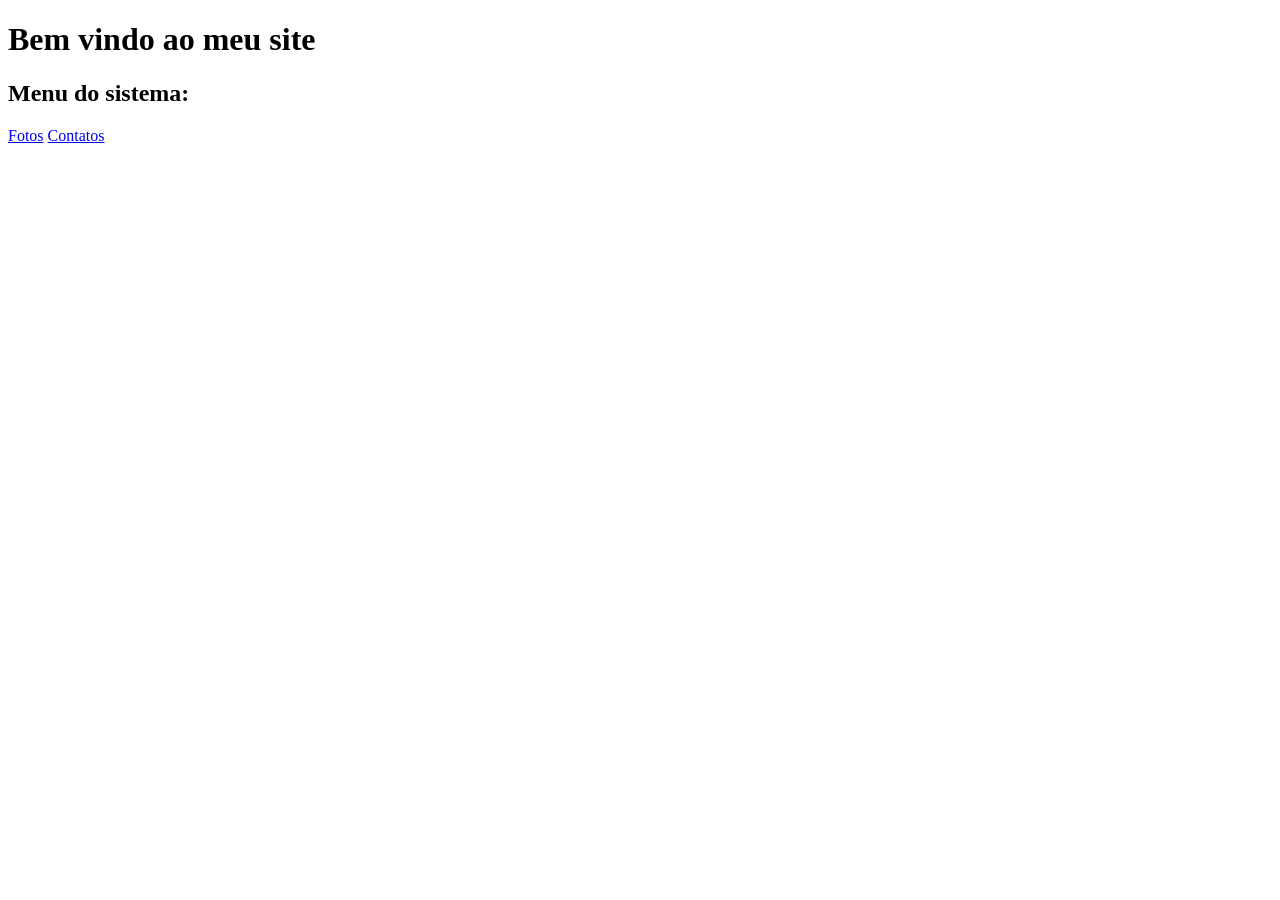
<file: hyperlinks/index.html>
<!DOCTYPE html>
<html lang="pt-br">
<head>
    <meta charset="UTF-8">
    <meta name="viewport" content="width=device-width, initial-scale=1.0">
    <title>Index</title>
</head>
<body>
    <h1>Bem vindo ao meu site</h1>
    <h2>Menu do sistema:</h2>
    <a href="./imagens/fotos.html">Fotos</a>
    <a href="./contato.html">Contatos</a>
</body>
</html>
</file>
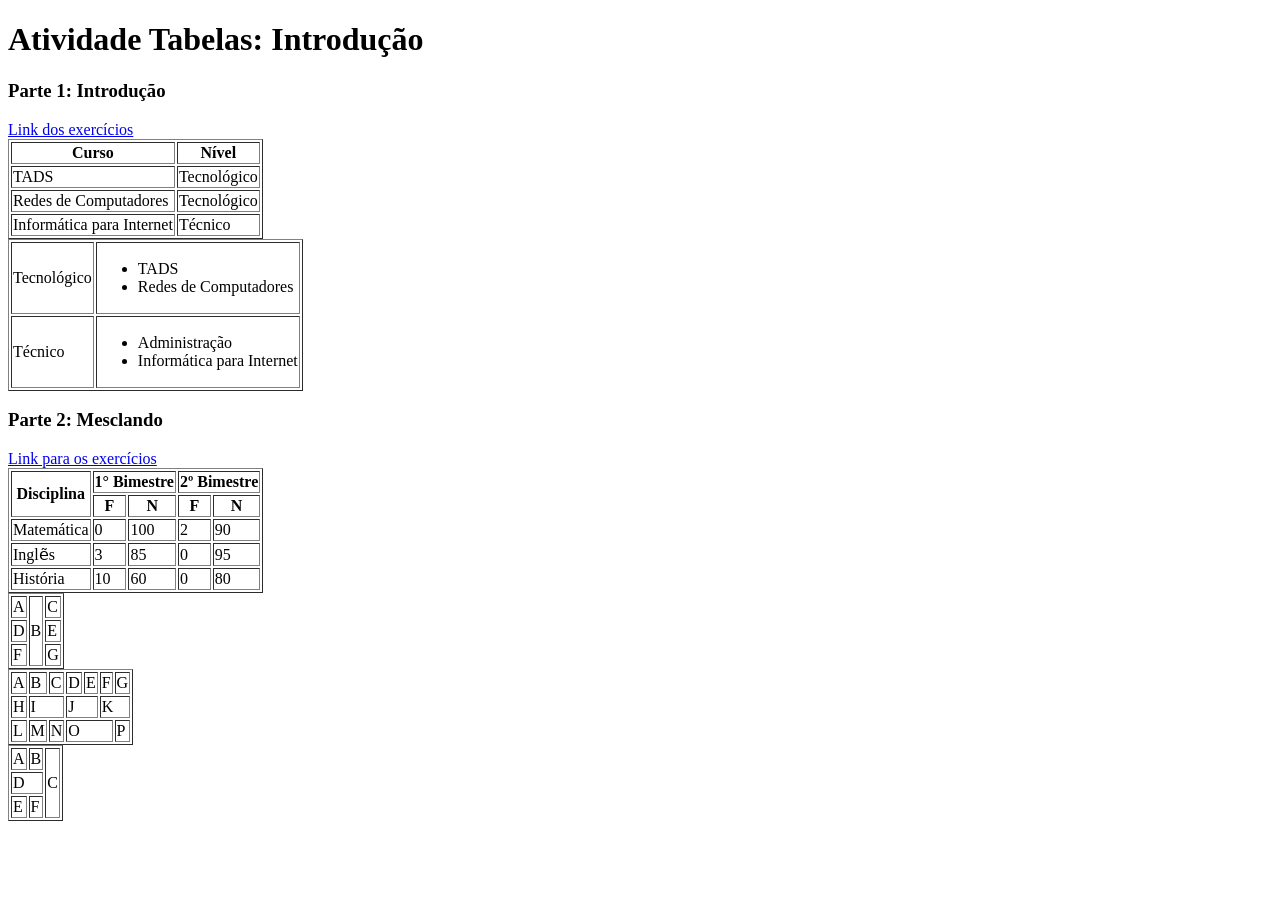
<file: Tabelas/index.html>
<!DOCTYPE html>
<html lang="pt-br">
<head>
    <meta charset="UTF-8">
    <meta name="viewport" content="width=device-width, initial-scale=1.0">
    <title>Atividade tabelas: introdução</title>
</head>
<body>
    <h1>Atividade Tabelas: Introdução</h1>
    <h3>Parte 1: Introdução</h3>
    <a href="https://alexlimatds.github.io/ifrn-web-design/tabelas-parte_1.html">Link dos exercícios</a>
    <table border="1">
        <tr>
            <th>Curso</th>
            <th>Nível</th>
        </tr>
        <tr>
            <td>TADS</td>
            <td>Tecnológico</td>
        </tr>
        <tr>
            <td>Redes de Computadores</td>
            <td>Tecnológico</td>
        </tr>
        <tr>
            <td>Informática para Internet</td>
            <td>Técnico</td>
        </tr>
    </table>
    <table border="1">
        <tr>
            <td>Tecnológico</td>
            <td><ul>
                <li>TADS</li>
                <li>Redes de Computadores</li>
            </ul></td>
        </tr>
        <tr>
            <td>Técnico</td>
            <td><ul>
                <li>Administração</li>
                <li>Informática para Internet</li>
            </ul></td>
        </tr>
    </table>
    <h3>Parte 2: Mesclando</h3>
    <a href="https://alexlimatds.github.io/ifrn-web-design/tabelas-parte_2.html">Link para os exercícios</a>
    <table border="1">
        <tr>
            <th rowspan="2">Disciplina</th>
            <th colspan="2">1° Bimestre</th>
            <th colspan="2">2º Bimestre</th>
        </tr>
        <tr>
            <th>F</th>
            <th>N</th>
            <th>F</th>
            <th>N</th>
        </tr>
        <tr>
            <td>Matemática</td>
            <td>0</td>
            <td>100</td>
            <td>2</td>
            <td>90</td>
        </tr>
        <tr>
            <td>Inglẽs</td>
            <td>3</td>
            <td>85</td>
            <td>0</td>
            <td>95</td>
        </tr>
        <tr>
            <td>História</td>
            <td>10</td>
            <td>60</td>
            <td>0</td>
            <td>80</td>
        </tr>
    </table>
    <table border="1">
        <tr>
            <td>A</td>
            <td rowspan="3">B</td>
            <td>C</td>
        </tr>
        <tr>
            <td>D</td>
            <td>E</td>
        </tr>
        <tr>
            <td>F</td>
            <td>G</td>
        </tr>
    </table>
    <table border="1">
        <tr>
            <td>A</td>
            <td>B</td>
            <td>C</td>
            <td>D</td>
            <td>E</td>
            <td>F</td>
            <td>G</td>
        </tr>
        <tr>
            <td>H</td>
            <td colspan="2">I</td>
            <td colspan="2">J</td>
            <td colspan="2">K</td>
        </tr>
        <tr>
            <td>L</td>
            <td>M</td>
            <td>N</td>
            <td colspan="3">O</td>
            <td>P</td>
        </tr>
    </table>
    <table border="1">
        <tr>
            <td>A</td>
            <td>B</td>
            <td rowspan="3">C</td>
        </tr>
        <tr>
            <td colspan="2">D</td>
        </tr>
        <tr>
            <td>E</td>
            <td>F</td>
        </tr>
    </table>
</body>
</html>
</file>
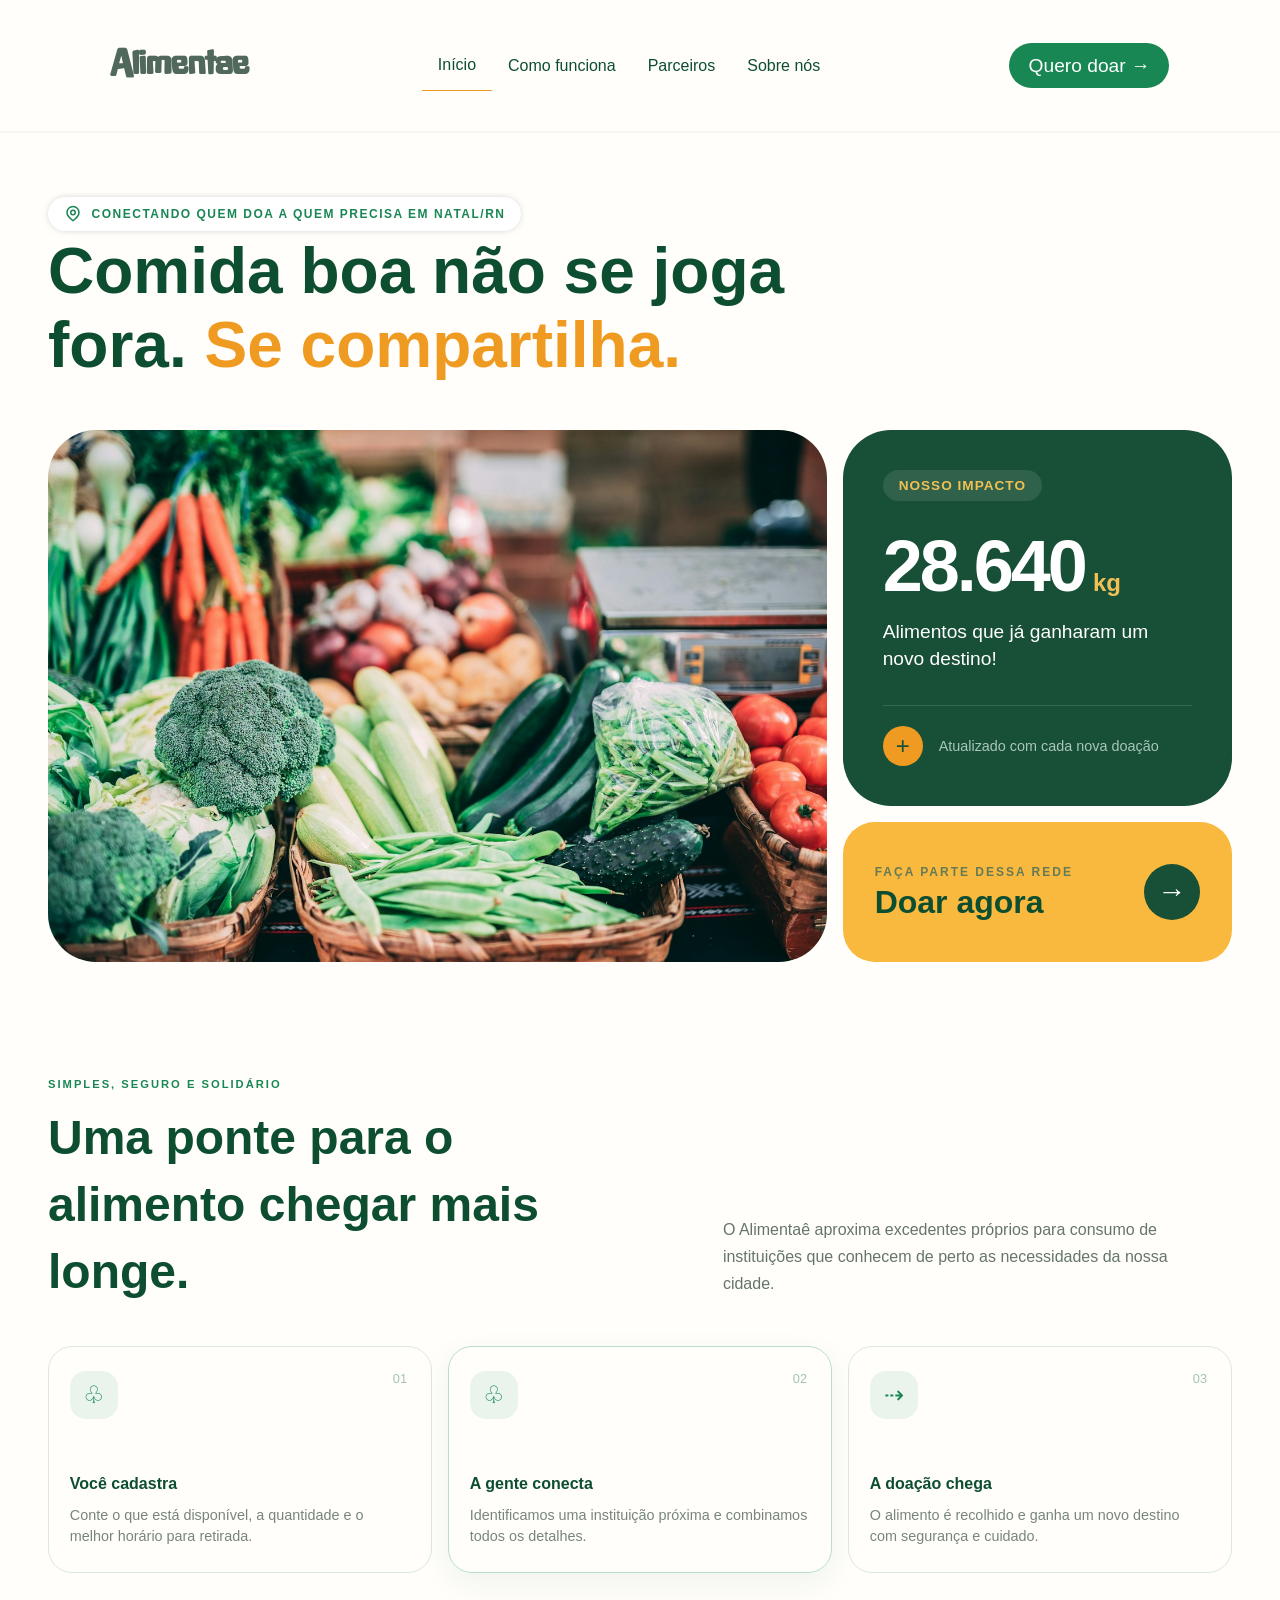
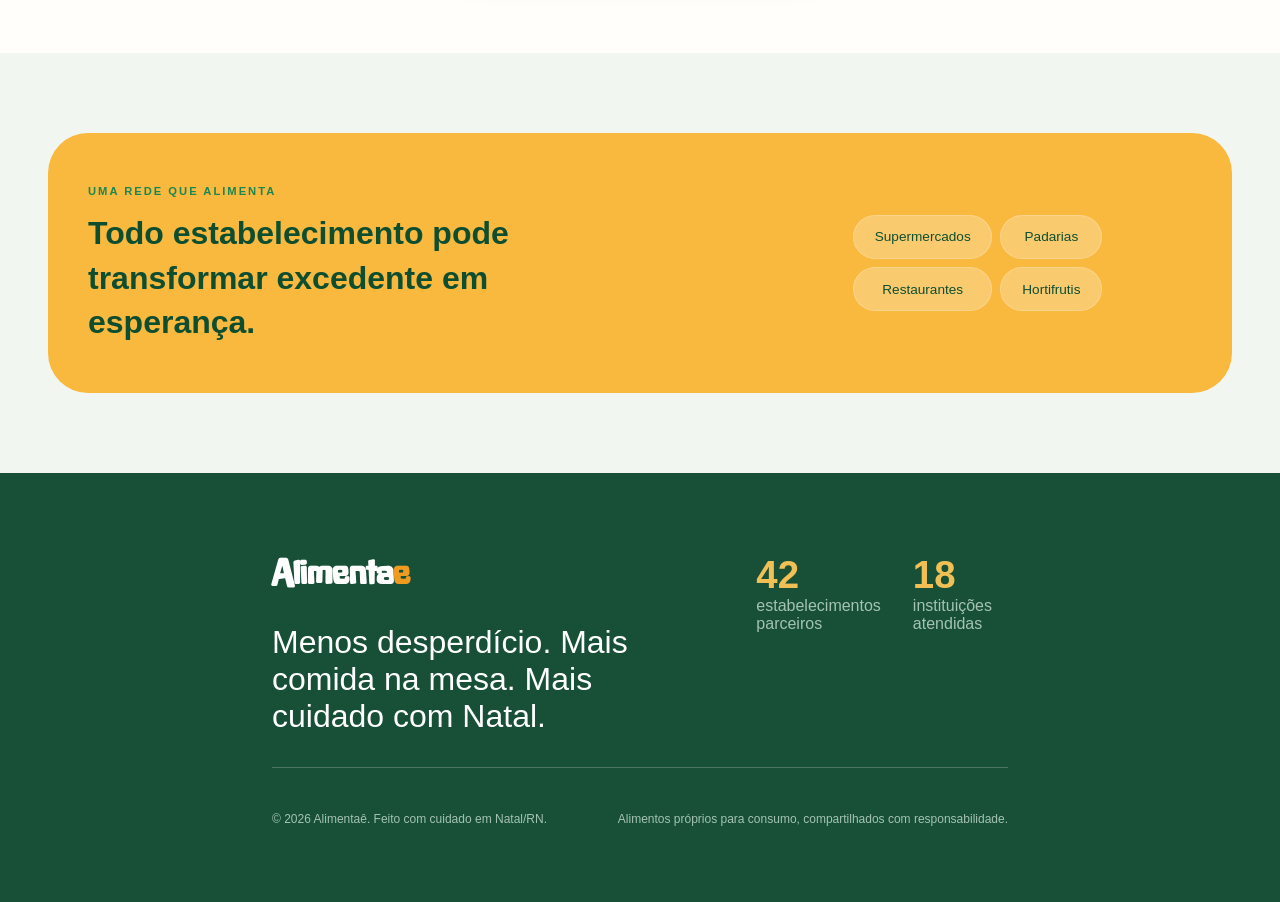
<file: Trabalho_Final/index.html>
<!DOCTYPE html>
<html lang="pt-BR">
<head>
    <meta charset="UTF-8">
    <meta name="viewport" content="width=device-width, initial-scale=1.0">
    <title>Alimentaê</title>
    <link rel="stylesheet" href="styles.css">
</head>
<body>
    <div class="main">
        <header class="header">
            <div class="logo">
                <p><b>Alimentae</b></p>
            </div>
            <div class="HeaderButtons">
                <a href="index.html" class="selectedPage">Início</a>
                <a href="comoFunciona.html">Como funciona</a>
                <a href="parceiros.html">Parceiros</a>
                <a href="sobreNos.html">Sobre nós</a>
            </div>
            <div class="DonateButton">
                <button>Quero doar →</button>
            </div>
        </header>
        <section class="Hero">

        <div class="bodyText">
            <div class="connect">
                 <svg xmlns="http://www.w3.org/2000/svg"
                    width="18" height="18"
                    viewBox="0 0 24 24"
                    fill="none"
                    stroke="currentColor"
                    stroke-width="2"
                    stroke-linecap="round"
                    stroke-linejoin="round">
                    <path d="M20 10c0 5-8 11-8 11s-8-6-8-11a8 8 0 1 1 16 0Z"/>
                    <circle cx="12" cy="10" r="3"/>
                </svg>
                <h5>CONECTANDO QUEM DOA A QUEM PRECISA EM NATAL/RN</h5>
            </div>

            <p>
                <b>Comida boa não se joga fora.
                <span>Se compartilha.</span></b>
            </p>
        </div>

        <div class="ImgSlider">
            <img src="./images/Vegetais.jfif" alt="Vegetais frescos">
        </div>

        <div class="Impact">
            <div class="NossoImpacto">NOSSO IMPACTO</div>

            <div class="ImpactNumber">
                <h1>28.640</h1>
                <span>kg</span>
            </div>

            <p class="ImpactDescription">
                Alimentos que já ganharam um novo destino!
            </p>

            <div class="ImpactFooter">
                <div class="ImpactPlus">+</div>
                <span>Atualizado com cada nova doação</span>
            </div>
        </div>

        <div class="DonateNow">
            <div class="DonateText">
                <span>FAÇA PARTE DESSA REDE</span>
                <h2>Doar agora</h2>
            </div>

            <button class="DonateArrow">→</button>
        </div>

    </section>


    <section class="HowItWorks">

        <div class="HowHeader">
            <div>
                <span class="SectionLabel">SIMPLES, SEGURO E SOLIDÁRIO</span>
                <h2>Uma ponte para o alimento chegar mais longe.</h2>
            </div>

            <p>
                O Alimentaê aproxima excedentes próprios para consumo
                de instituições que conhecem de perto as necessidades
                da nossa cidade.
            </p>
        </div>

        <div class="Steps">

            <div class="StepCard">
                <span class="StepNumber">01</span>
                <div class="StepIcon">♧</div>

                <div class="StepContent">
                    <h3>Você cadastra</h3>
                    <p>
                        Conte o que está disponível, a quantidade e
                        o melhor horário para retirada.
                    </p>
                </div>
            </div>

            <div class="StepCard HighlightCard">
                <span class="StepNumber">02</span>
                <div class="StepIcon">♧</div>

                <div class="StepContent">
                    <h3>A gente conecta</h3>
                    <p>
                        Identificamos uma instituição próxima e
                        combinamos todos os detalhes.
                    </p>
                </div>
            </div>

            <div class="StepCard">
                <span class="StepNumber">03</span>
                <div class="StepIcon">⇢</div>

                <div class="StepContent">
                    <h3>A doação chega</h3>
                    <p>
                        O alimento é recolhido e ganha um novo
                        destino com segurança e cuidado.
                    </p>
                </div>
            </div>

        </div>
    </section>


    <section class="PartnerSection">

        <div class="PartnerBanner">

            <div class="PartnerText">
                <span class="SectionLabel">UMA REDE QUE ALIMENTA</span>

                <h2>
                    Todo estabelecimento pode transformar
                    excedente em esperança.
                </h2>
            </div>

            <div class="PartnerCategories">
                <span>Supermercados</span>
                <span>Padarias</span>
                <span>Restaurantes</span>
                <span>Hortifrutis</span>
            </div>

        </div>

    </section>

    <footer>
        <div class="footerBody">
            <div class="footerText">
                <h5>Alimenta<span>e</span></h5>
                <p>Menos desperdício. Mais comida na mesa. Mais cuidado com Natal.</p>
            </div>
            <div class="Stats">
                <p><span><b>42</b></span><br>estabelecimentos parceiros</p>
                <p><span><b>18</b></span><br>instituições atendidas</p>
            </div>   
        </div> 
        <div class="footerBottom">
            <p>© 2026 Alimentaê. Feito com cuidado em Natal/RN.</p>
            <p>Alimentos próprios para consumo, compartilhados com responsabilidade.</p>
        </div>
    </footer>
    </div>
</body>
</html>
</file>
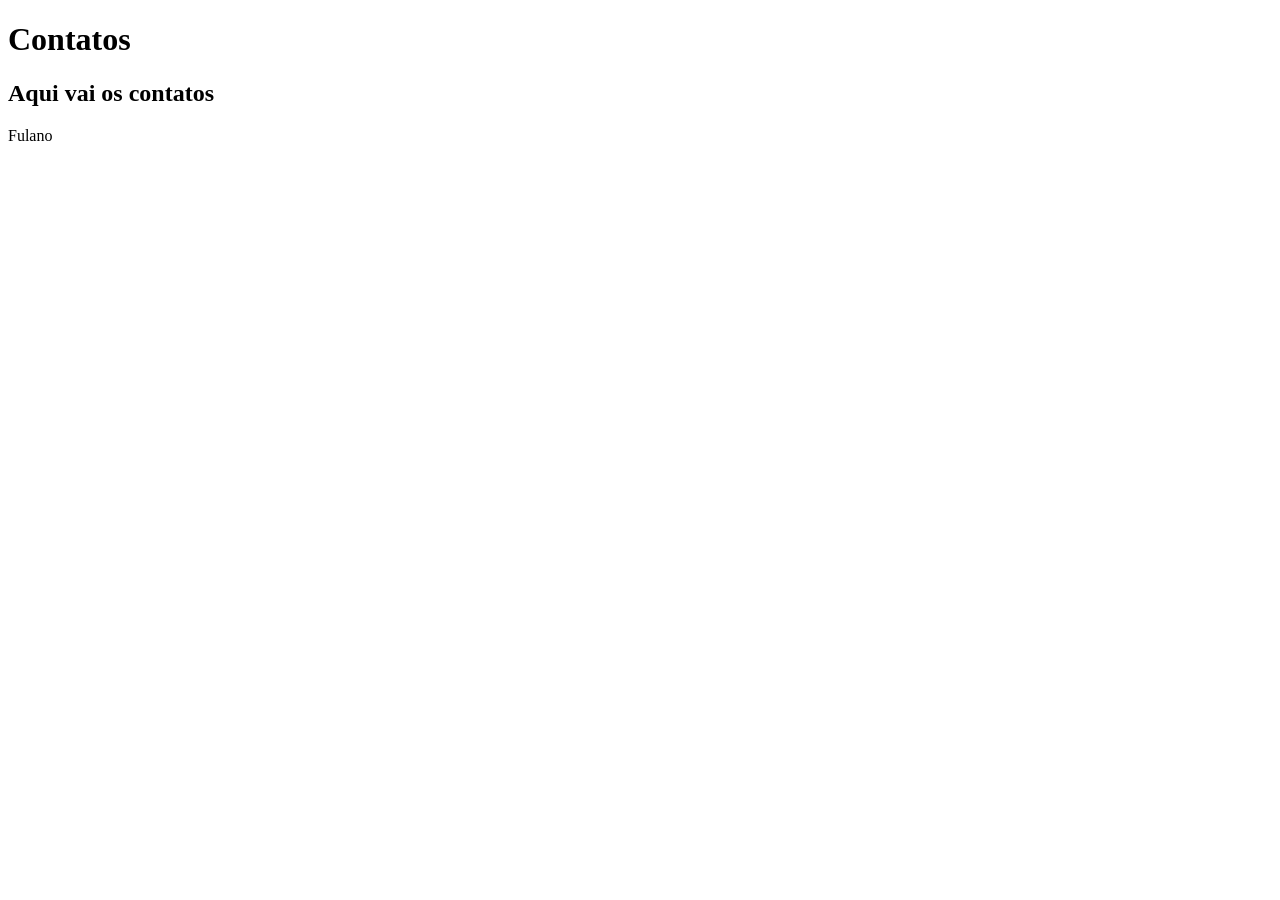
<file: hyperlinks/contato.html>
<!DOCTYPE html>
<html lang="pt-br">
<head>
    <meta charset="UTF-8">
    <meta name="viewport" content="width=device-width, initial-scale=1.0">
    <title>Contatos</title>
</head>
<body>
    <a href="index.html"></a>
    <h1>Contatos</h1>
    <h2>Aqui vai os contatos</h2>
    <p>Fulano</p>
</body>
</html>
</file>
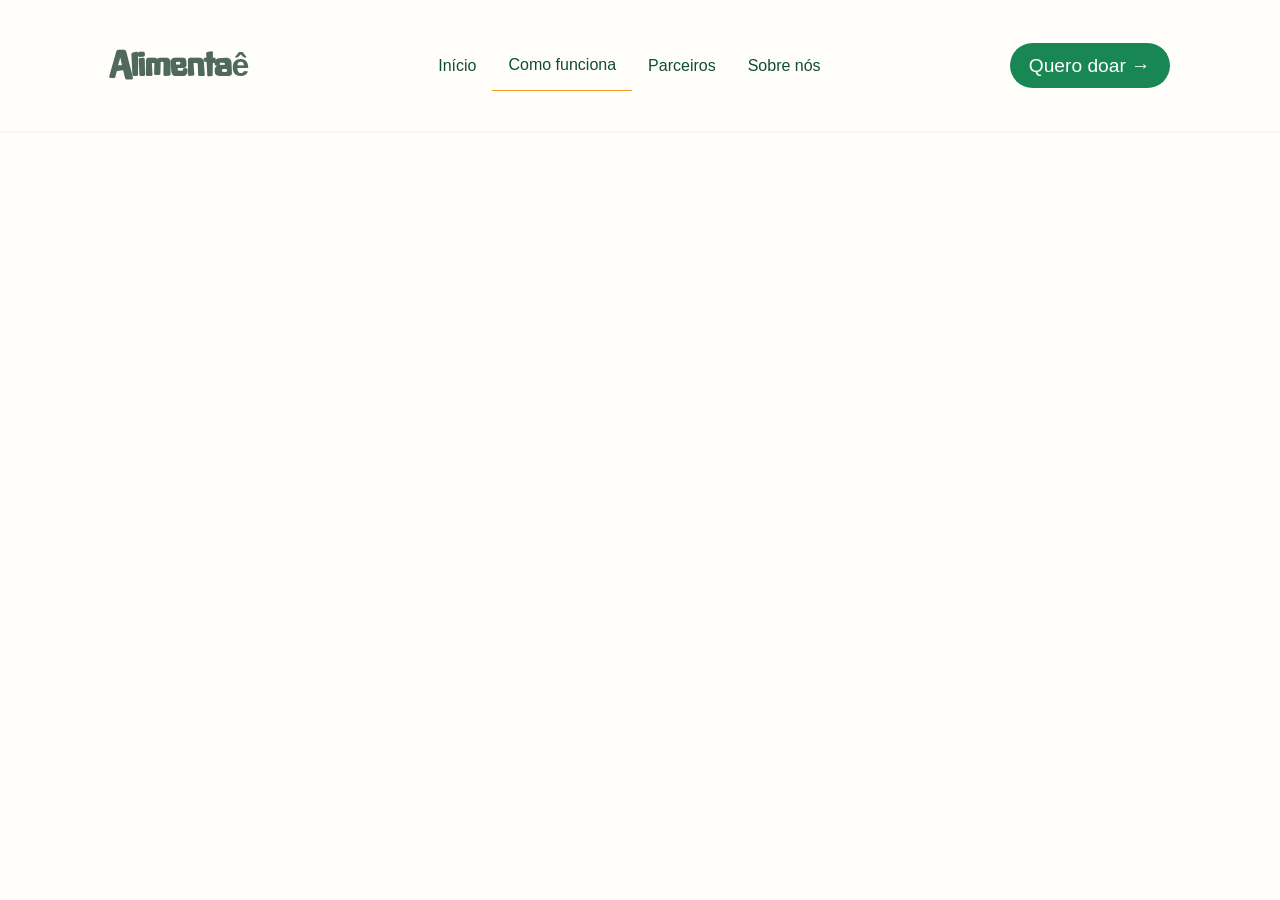
<file: Trabalho_Final/comoFunciona.html>
<!DOCTYPE html>
<html lang="pt-br">
<head>
    <meta charset="UTF-8">
    <meta name="viewport" content="width=device-width, initial-scale=1.0">
    <title>Alimentaê</title>
    <link rel="stylesheet" href="styles.css">
</head>
<body>
    <div class="main">
        <header class="header">
            <div class="logo">
                <p><b>Alimentaê</b></p>
            </div>
            <div class="HeaderButtons">
                <a href="index.html">Início</a>
                <a href="comoFunciona.html" class="selectedPage">Como funciona</a>
                <a href="parceiros.html">Parceiros</a>
                <a href="sobreNos.html">Sobre nós</a>
            </div>
            <div class="DonateButton">
                <button>Quero doar →</button>
            </div>
        </header>
    </div>
    
</body>
</html>
</file>
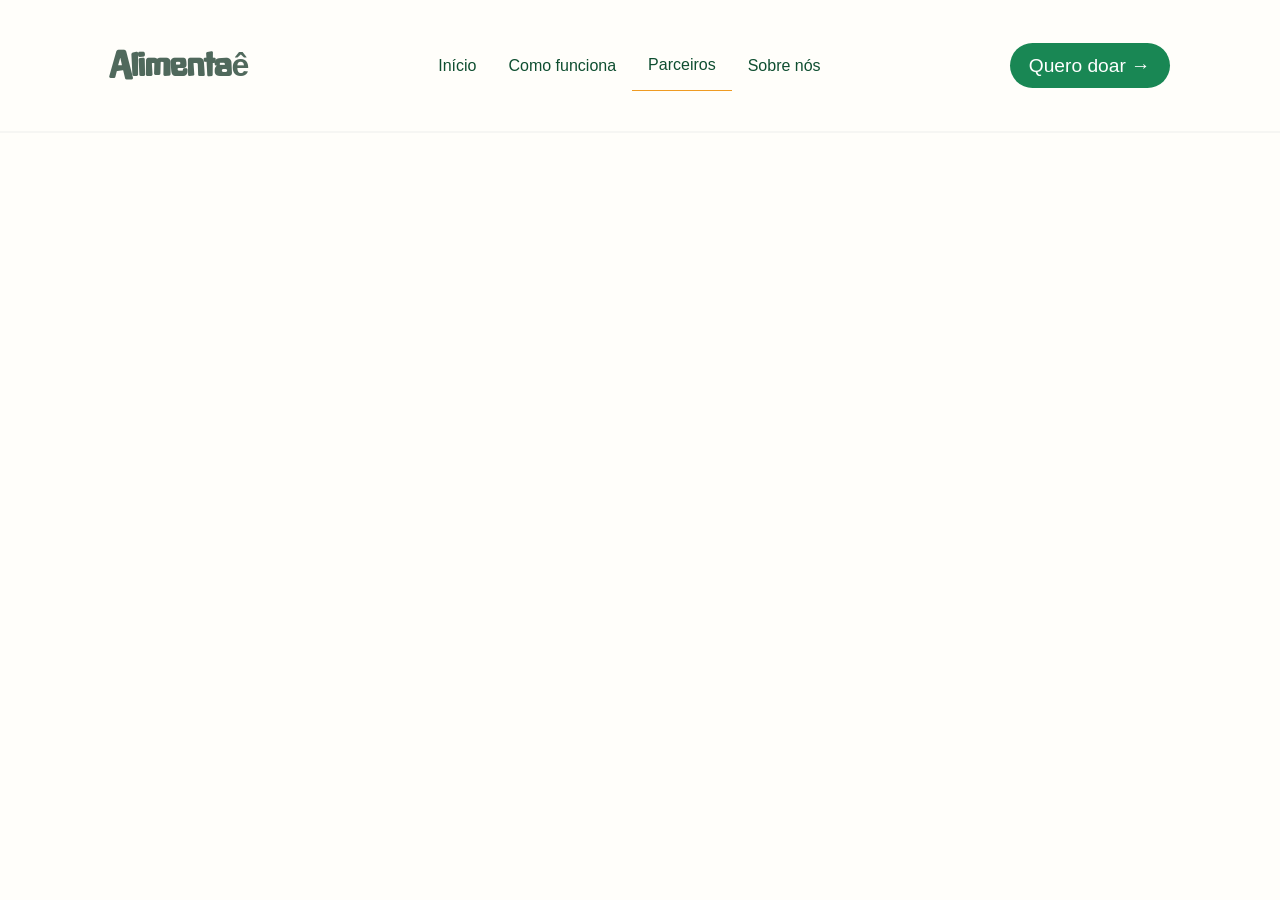
<file: Trabalho_Final/parceiros.html>
<!DOCTYPE html>
<html lang="pt-br">
<head>
    <meta charset="UTF-8">
    <meta name="viewport" content="width=device-width, initial-scale=1.0">
    <title>Alimentaê</title>
    <link rel="stylesheet" href="styles.css">
</head>
<body>
    <div class="main">
        <header class="header">
            <div class="logo">
                <p><b>Alimentaê</b></p>
            </div>
            <div class="HeaderButtons">
                <a href="index.html">Início</a>
                <a href="comoFunciona.html">Como funciona</a>
                <a href="parceiros.html" class="selectedPage">Parceiros</a>
                <a href="sobreNos.html">Sobre nós</a>
            </div>
            <div class="DonateButton">
                <button>Quero doar →</button>
            </div>
        </header>
    </div>
    
</body>
</html>
</file>
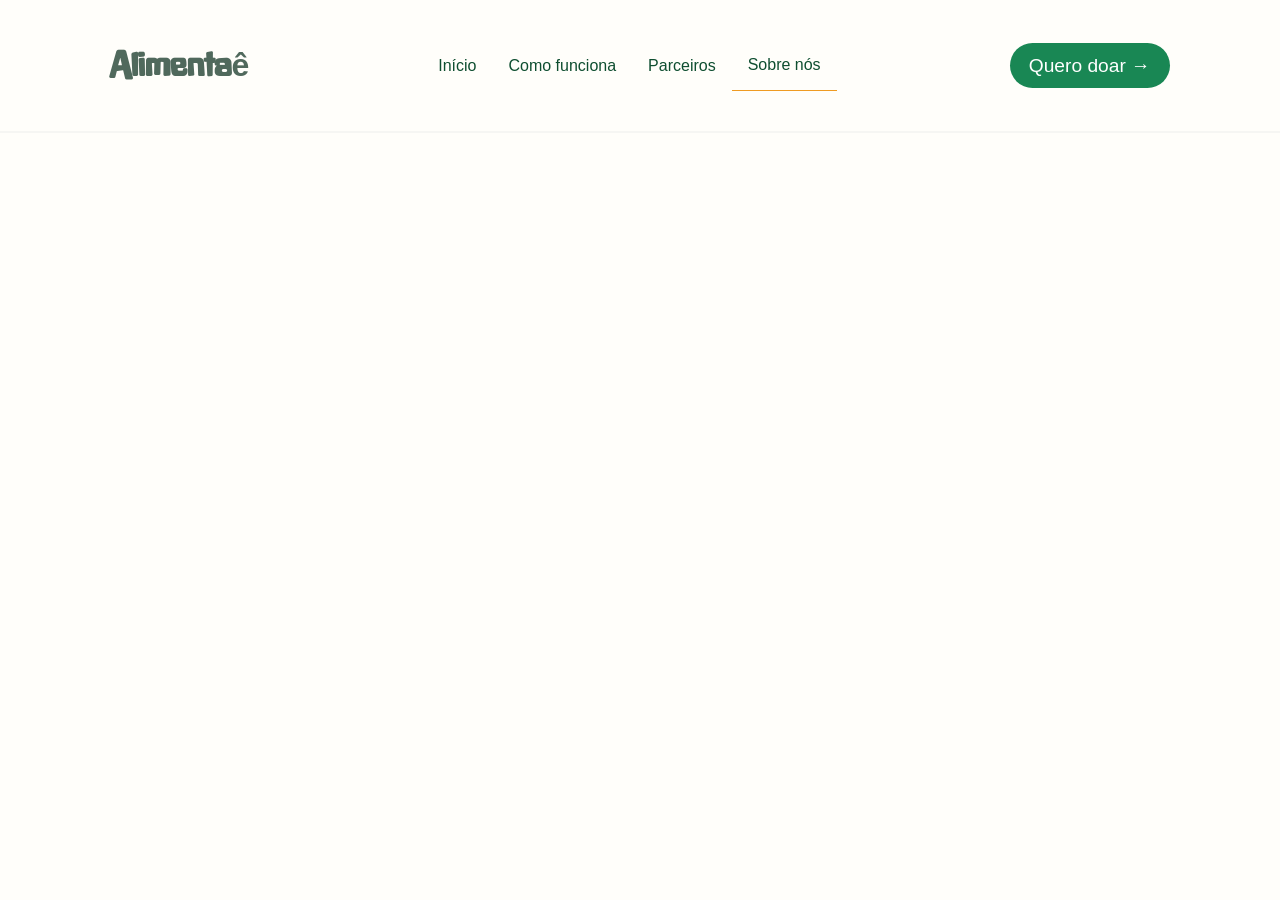
<file: Trabalho_Final/sobreNos.html>
<!DOCTYPE html>
<html lang="pt-br">
<head>
    <meta charset="UTF-8">
    <meta name="viewport" content="width=device-width, initial-scale=1.0">
    <title>Alimentaê</title>
    <link rel="stylesheet" href="styles.css">
</head>
<body>
    <div class="main">
        <header class="header">
            <div class="logo">
                <p><b>Alimentaê</b></p>
            </div>
            <div class="HeaderButtons">
                <a href="index.html">Início</a>
                <a href="comoFunciona.html">Como funciona</a>
                <a href="parceiros.html">Parceiros</a>
                <a href="sobreNos.html" class="selectedPage">Sobre nós</a>
            </div>
            <div class="DonateButton">
                <button>Quero doar →</button>
            </div>
        </header>
    </div>
    
</body>
</html>
</file>
<file: Trabalho_Final/styles.css>
@font-face { font-family: "Zolla"; src: url('./Zolla.ttf'); }
:root {
    --primary-bg-color: #FFFEFA;
    --primary-btn-bg-color: #198754;
    --primary-text-color: #0e4e30;
    --primary-text-color-contrast: #ef9b22;
    --secondary-text-color-contrast: #f1c055;
    --primary-card-bg: #174F37;
    --secondary-card-bg: #ffffff1a;
    --primary-card-caption: #a5c3b3;
    --primary-border-color: #dbdbdb44;
}


* {
    box-sizing: border-box;
}

body {
    margin: 0;
    font-family: Manrope, sans-serif;
    background-color: var(--primary-bg-color);
}

.main {
    background-color: var(--primary-bg-color);
    min-height: 100vh;
    width: 100%;
}

.header {
    display: flex;
    background-color: var(--primary-bg-color);
    padding: 1.5rem 2rem;
    min-height: 90px;

    flex-direction: row;
    align-items: center;
    justify-content: space-around;

    color: #50695c;
    border-bottom: solid var(--primary-border-color) 2px;
}

.logo {
    font-size: 2rem;
    font-family: "Zolla", Manrope, sans-serif;
}

.logo p {
    margin: 0;
}

.HeaderButtons {
    display: flex;
    align-items: center;
    margin: 0;
    
    font-size: 1rem;
    
    background: none;
    padding: 1rem;
    border: none;
    
    cursor: pointer;
}

.HeaderButtons a {
    padding: 1rem;
    color: var(--primary-text-color);
    text-decoration: none;
}

.selectedPage {
    border-bottom: solid var(--primary-text-color-contrast) 1px;
}

.header div {
    background-color: var(--primary-bg-color);
}

.DonateButton button {
    background-color: var(--primary-btn-bg-color);
    font-size: 1.2rem;
    border-radius: 2rem;
    padding: 0.7rem 1.2rem;
    color: white;
    border: none;
    cursor: pointer;
}

.body {
    display: grid;

    grid-template-areas:
        "Hero"
        "HowItWorks"
        "PartnerSection";

    grid-template-columns: 1fr;
    grid-template-rows: auto auto auto;

    width: 100%;
    margin: 0;
}

.Hero {
    grid-area: Hero;

    max-width: 1400px;
    width: 100%;

    margin: 4rem auto 5rem;
    padding: 0 3rem;

    display: grid;

    grid-template-areas:
        "bodyText bodyText"
        "imgSlider Impact"
        "imgSlider DonateNow";

    grid-template-columns: 2fr 1fr;
    grid-template-rows: auto auto auto;

    gap: 1rem;
}


.bodyText {
    display: block;
    grid-area: bodyText;
}

.connect {
    display: inline-flex;
    align-items: center;
    gap: 0.6rem;

    background-color: white;
    border-radius: 3rem;
    padding: 0.5rem 1rem;

    width: fit-content;

    color: var(--primary-btn-bg-color);
    box-shadow: 0px 0px 10px -5px rgba(0, 0, 0, 0.66);
}

.connect svg {
    width: 18px;
    height: 18px;
    flex-shrink: 0;
}

.connect h5 {
    margin: 0;
    font-size: 0.75rem;
    letter-spacing: 1.5px;
}

.bodyText p {
    margin: 0.25rem 0rem 2rem;
    font-size: 4rem;
    width: 75%;

    color: var(--primary-text-color);
    line-height: 1.15;
}

.bodyText p span {
    color: var(--primary-text-color-contrast);
}

.ImgSlider {
    grid-area: imgSlider;

    min-height: 0;
    overflow: hidden;
    border-radius: 3rem;
}

.ImgSlider img {
    display: block;

    width: 100%;
    height: 100%;

    object-fit: cover;
}

.Impact {
    grid-area: Impact;

    position: relative;
    overflow: hidden;

    display: flex;
    flex-direction: column;

    background-color: var(--primary-card-bg);
    color: white;

    border-radius: 3rem;
    padding: 2.5rem;

    margin: 0;
    min-height: 350px;
}


.NossoImpacto {
    display: inline-block;
    align-self: flex-start;

    background-color: var(--secondary-card-bg);
    color: var(--secondary-text-color-contrast);

    border-radius: 2rem;
    padding: 0.5rem 1rem;

    font-size: 0.85rem;
    font-weight: bold;
    letter-spacing: 1px;
}


.ImpactNumber {
    display: flex;
    align-items: baseline;
    gap: 0.5rem;
    margin-top: 1.5rem;
}

.ImpactNumber h1 {
    font-size: 4.5rem;
    margin: 0;

    font-weight: 800;
    letter-spacing: -3px;
}

.ImpactNumber span {
    font-size: 1.5rem;
    font-weight: bold;

    color: var(--secondary-text-color-contrast);
}


.ImpactDescription {
    font-size: 1.2rem;
    line-height: 1.4;

    margin: 0.75rem 0 2rem;
    max-width: 350px;
}


.ImpactFooter {
    margin-top: auto;

    border-top: 1px solid #ffffff20;
    padding-top: 1.25rem;

    display: flex;
    align-items: center;
    gap: 1rem;

    color: #a9c7b8;
    font-size: 0.9rem;

    position: relative;
    z-index: 2;
}

.ImpactPlus {
    background-color: var(--primary-text-color-contrast);
    color: var(--primary-card-bg);

    width: 2.5rem;
    height: 2.5rem;
    flex-shrink: 0;

    border-radius: 50%;

    display: flex;
    align-items: center;
    justify-content: center;

    font-size: 1.5rem;
}


.DonateNow {
    grid-area: DonateNow;

    display: flex;
    align-items: center;
    justify-content: space-between;

    background-color: #f9b83e;
    color: var(--primary-text-color);

    border-radius: 2rem;
    padding: 2rem;

    min-height: 140px;
}

.DonateText span {
    font-size: 0.75rem;
    font-weight: bold;
    letter-spacing: 2px;
    color: #657b55;
}

.DonateText h2 {
    font-size: 2rem;
    margin: 0.25rem 0 0;
    font-weight: 800;
}

.DonateArrow {
    border: none;
    border-radius: 50%;

    width: 3.5rem;
    height: 3.5rem;
    flex-shrink: 0;

    background-color: var(--primary-card-bg);
    color: white;

    font-size: 1.8rem;

    display: flex;
    align-items: center;
    justify-content: center;

    cursor: pointer;
}



.HowItWorks {
    grid-area: HowItWorks;

    max-width: 1400px;
    width: 100%;

    margin: 0 auto;
    padding: 2rem 3rem 5rem;
}

.HowHeader {
    display: grid;
    grid-template-columns: 1.2fr 1fr;
    gap: 4rem;

    align-items: end;
    margin-bottom: 2.5rem;
}

.SectionLabel {
    font-size: 0.7rem;
    letter-spacing: 2px;
    font-weight: bold;

    color: var(--primary-btn-bg-color);
}

.HowHeader h2 {
    color: var(--primary-text-color);

    font-size: 3rem;
    line-height: 1.4;

    max-width: 600px;
    margin: 0.75rem 0 0;
}

.HowHeader > p {
    color: #66756c;

    font-size: 1rem;
    line-height: 1.7;

    max-width: 450px;
    margin-bottom: 0.5rem;
}

.Steps {
    display: grid;
    grid-template-columns: repeat(3, 1fr);
    gap: 1rem;
}

.StepCard {
    border: 1px solid #dce8df;
    border-radius: 1.5rem;

    min-height: 200px;
    padding: 1.5rem 1.3rem;

    position: relative;

    display: flex;
    flex-direction: column;
    justify-content: space-between;

}


.HighlightCard {
    border-color: #b7dfca;
    box-shadow: 0 10px 30px #174f3710;
}


.StepNumber {
    position: absolute;
    right: 1.5rem;
    top: 1.5rem;

    color: var(--primary-card-caption);
    font-size: 0.8rem;
}


.StepIcon {
    width: 3rem;
    height: 3rem;

    border-radius: 1rem;
    background-color: #eaf4ed;
    color: var(--primary-btn-bg-color);

    display: flex;
    align-items: center;
    justify-content: center;

    font-size: 1.5rem;
}


.StepContent {
    margin-top: 2.5rem;
}

.StepContent h3 {
    font-size: 1rem;
    color: var(--primary-text-color);

    margin-bottom: 0.75rem;
}

.StepContent p {
    font-size: 0.9rem;
    line-height: 1.5;

    color: #78857c;
    margin: 0;
}

.PartnerSection {
    grid-area: PartnerSection;

    background-color: #f1f6f0;
    width: 100%;

    padding: 5rem 3rem;
}


.PartnerBanner {
    max-width: 1400px;
    margin: 0 auto;

    background-color: #f9b83e;
    border-radius: 2.5rem;
    padding: 3rem 2.5rem;

    display: grid;
    grid-template-columns: 1.5fr 1fr;

    gap: 2rem;
    align-items: center;
}


.PartnerText h2 {
    color: var(--primary-text-color);

    font-size: 2rem;
    line-height: 1.4;

    max-width: 500px;
    margin: 0.75rem 0 0;
}


.PartnerCategories {
    display: grid;
    grid-template-columns: repeat(2, max-content);

    justify-content: center;
    gap: 0.5rem;
}

.PartnerCategories span {
    background-color: #ffffff40;
    border: 1px solid #ffffff35;
    border-radius: 2rem;

    padding: 0.85rem 1.3rem;

    text-align: center;
    color: var(--primary-text-color);
    font-size: 0.85rem;

}


.footerBody {
    display: flex;
    flex-direction: row;
}

footer {
    width: 100%;
    padding: 0rem 17rem;
    background-color: var(--primary-card-bg);
    color: white;

}

.footerText h5 {
    padding: 2rem 0rem 0rem 0rem;
    font-size: 2rem;
    margin-bottom: 1.5rem;
    font-family: "Zolla", Manrope, sans-serif;
}

.footerText h5 span {
    color: var(--primary-text-color-contrast)
}


.footerText p {
    font-size: 2rem;
    width: 80%;
}
.footerBottom {
    display: flex;
    flex-direction: row;
    justify-content: space-between;
    padding: 0rem 5rem;
    font-size: 0.75rem;
    border-top: solid var(--primary-border-color) 1px; 
    width: 100%;
    color: var(--primary-card-caption);
    padding: 2rem 0rem 4rem;
}

.Stats {
    width: 50%;
    display: flex;
    flex-direction: row;
}

.Stats p {
    padding: 5rem 1rem;
    color: var(--primary-card-caption);
    font-size: 1rem;
    margin: 0rem;
}

.Stats p span {
    font-size: 2.4rem;
    padding: 0rem;
    margin: 0rem;
    color: var(--secondary-text-color-contrast);
}
</file>
